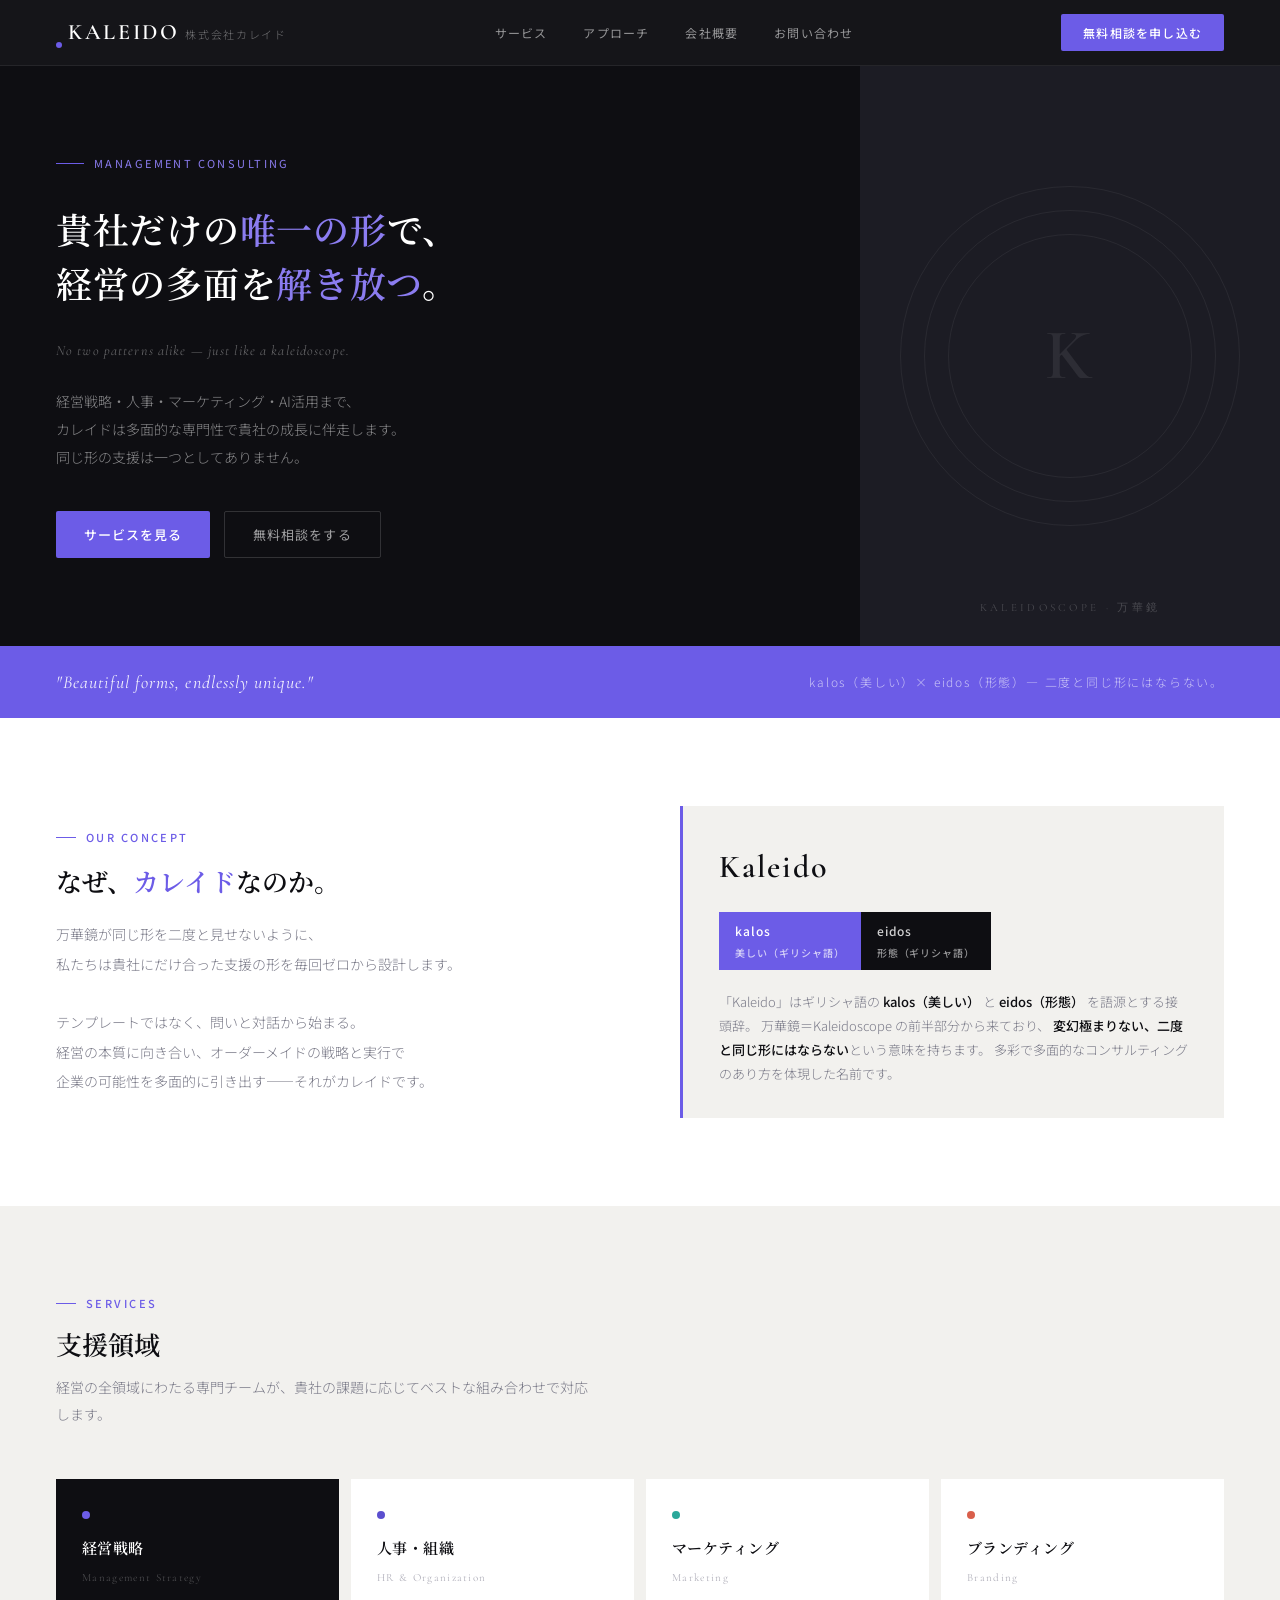
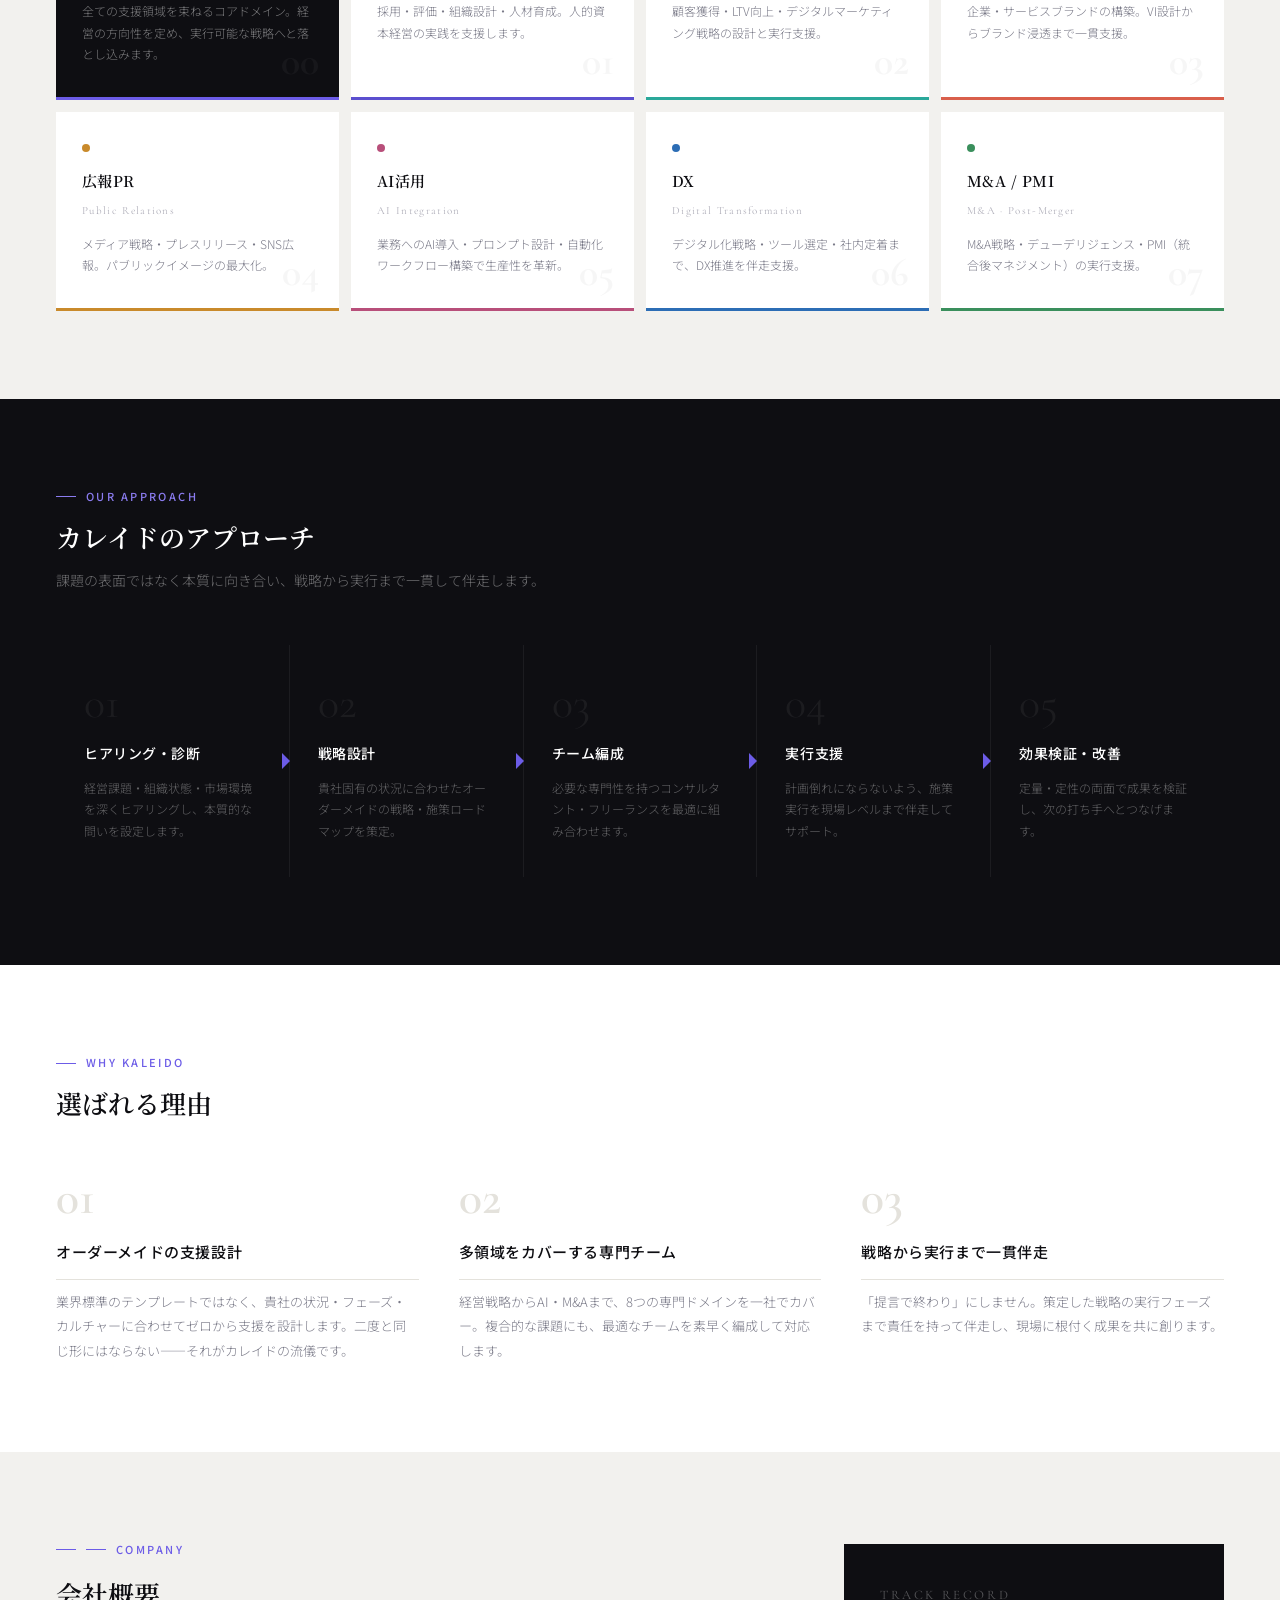
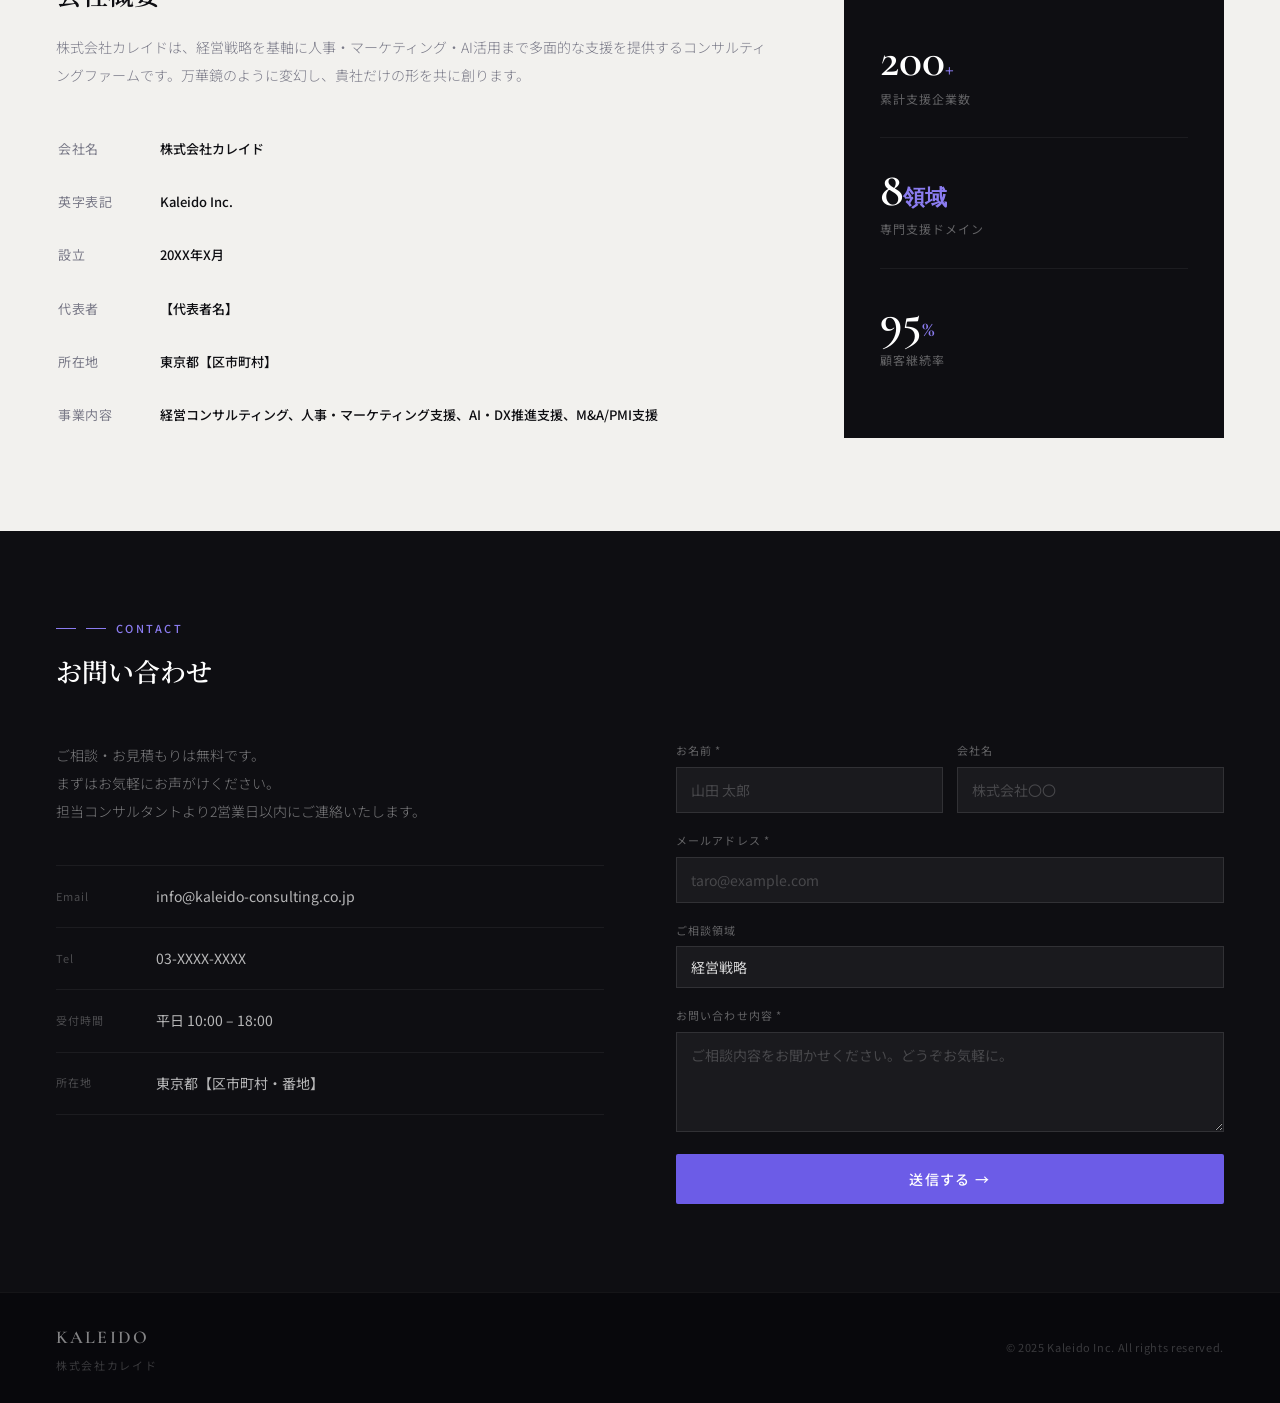
<file: kaleido_consulting_website.html>
<!DOCTYPE html>
<html lang="ja">
<head>
<meta charset="UTF-8">
<meta name="viewport" content="width=device-width, initial-scale=1.0">
<link href="https://fonts.googleapis.com/css2?family=Noto+Serif+JP:wght@400;600&family=Noto+Sans+JP:wght@300;400;500;700&family=Cormorant+Garamond:ital,wght@0,400;0,600;1,400&display=swap" rel="stylesheet">
<style>
*, *::before, *::after { box-sizing: border-box; margin: 0; padding: 0; }
:root {
  --ink: #0E0E12;
  --ink-mid: #1C1C24;
  --ink-soft: #2E2E3A;
  --silver: #F2F1EE;
  --silver-mid: #E4E2DC;
  --text-muted: #7A7A88;
  --text-light: #B0AFBA;
  --k-violet: #5B4FCF;
  --k-teal: #2AA89A;
  --k-coral: #D95F4B;
  --k-amber: #C98A2B;
  --k-rose: #B84F7A;
  --k-blue: #2C6DB5;
  --k-green: #3A8F5C;
  --accent: #6C5CE7;
  --accent-light: #8B7CF0;
}
body {
  font-family: 'Noto Sans JP', sans-serif;
  color: var(--ink);
  background: #fff;
  font-size: 15px;
  line-height: 1.8;
}

/* ===== NAV ===== */
nav {
  position: sticky; top: 0; z-index: 100;
  background: rgba(14,14,18,0.97);
  backdrop-filter: blur(10px);
  display: flex; align-items: center; justify-content: space-between;
  padding: 0 56px;
  height: 66px;
  border-bottom: 1px solid rgba(255,255,255,0.07);
}
.nav-logo { display: flex; align-items: baseline; gap: 6px; }
.nav-logo-en {
  font-family: 'Cormorant Garamond', serif;
  font-size: 22px;
  font-weight: 600;
  color: #fff;
  letter-spacing: 0.12em;
}
.nav-logo-dot { width: 6px; height: 6px; background: var(--accent); border-radius: 50%; margin-bottom: 4px; align-self: flex-end; }
.nav-logo-ja { font-size: 11px; color: rgba(255,255,255,0.4); letter-spacing: 0.15em; font-weight: 300; }
.nav-links { display: flex; gap: 36px; }
.nav-links a {
  color: rgba(255,255,255,0.55);
  text-decoration: none;
  font-size: 12px;
  font-weight: 400;
  letter-spacing: 0.1em;
  transition: color 0.2s;
  position: relative;
}
.nav-links a::after {
  content: '';
  position: absolute; bottom: -4px; left: 0; right: 0;
  height: 1px; background: var(--accent-light);
  transform: scaleX(0); transition: transform 0.2s;
}
.nav-links a:hover { color: #fff; }
.nav-links a:hover::after { transform: scaleX(1); }
.nav-cta {
  background: var(--accent);
  color: #fff; border: none;
  padding: 10px 22px;
  font-size: 12px;
  font-family: 'Noto Sans JP', sans-serif;
  cursor: pointer;
  letter-spacing: 0.1em;
  font-weight: 500;
  border-radius: 2px;
  transition: background 0.2s;
}
.nav-cta:hover { background: var(--accent-light); }

/* ===== HERO ===== */
.hero {
  background: var(--ink);
  min-height: 580px;
  display: grid;
  grid-template-columns: 1fr 420px;
  align-items: center;
  gap: 0;
  overflow: hidden;
  position: relative;
}
.hero-left {
  padding: 80px 60px 80px 56px;
  position: relative; z-index: 1;
}
.hero-eyebrow {
  display: flex; align-items: center; gap: 10px;
  margin-bottom: 28px;
}
.hero-eyebrow-line { width: 28px; height: 1px; background: var(--accent); }
.hero-eyebrow-text {
  font-size: 11px; letter-spacing: 0.22em;
  color: var(--accent-light); font-weight: 400;
  text-transform: uppercase;
}
.hero-title {
  font-family: 'Noto Serif JP', serif;
  font-size: 36px; font-weight: 600;
  color: #fff; line-height: 1.5;
  margin-bottom: 28px; letter-spacing: 0.02em;
}
.hero-title .accent { color: var(--accent-light); }
.hero-subtitle-en {
  font-family: 'Cormorant Garamond', serif;
  font-size: 14px; font-weight: 400; font-style: italic;
  color: rgba(255,255,255,0.35);
  letter-spacing: 0.08em;
  margin-bottom: 24px;
}
.hero-desc {
  color: rgba(255,255,255,0.5);
  font-size: 14px; line-height: 2;
  font-weight: 300; max-width: 440px;
  margin-bottom: 40px;
}
.hero-actions { display: flex; gap: 14px; }
.btn-primary {
  background: var(--accent); color: #fff; border: none;
  padding: 14px 28px; font-size: 13px;
  font-family: 'Noto Sans JP', sans-serif;
  cursor: pointer; letter-spacing: 0.08em; font-weight: 500;
  border-radius: 2px; transition: background 0.2s;
}
.btn-primary:hover { background: var(--accent-light); }
.btn-ghost {
  background: transparent; color: rgba(255,255,255,0.6);
  border: 1px solid rgba(255,255,255,0.15);
  padding: 13px 28px; font-size: 13px;
  font-family: 'Noto Sans JP', sans-serif;
  cursor: pointer; letter-spacing: 0.08em;
  border-radius: 2px; transition: all 0.2s;
}
.btn-ghost:hover { border-color: rgba(255,255,255,0.4); color: #fff; }

/* Kaleidoscope visual */
.hero-right {
  position: relative; height: 100%; overflow: hidden;
  display: flex; align-items: center; justify-content: center;
  background: var(--ink-mid);
}
.kaleido-wrap {
  position: relative; width: 340px; height: 340px;
}
.kaleido-ring {
  position: absolute; inset: 0;
  border-radius: 50%;
  border: 1px solid rgba(255,255,255,0.06);
  animation: kSpin 20s linear infinite;
}
.kaleido-ring:nth-child(2) { inset: 24px; animation-duration: 15s; animation-direction: reverse; }
.kaleido-ring:nth-child(3) { inset: 48px; animation-duration: 25s; }
@keyframes kSpin { from { transform: rotate(0deg); } to { transform: rotate(360deg); } }
.kaleido-center {
  position: absolute; inset: 0;
  display: flex; align-items: center; justify-content: center;
}
.k-logo-big {
  font-family: 'Cormorant Garamond', serif;
  font-size: 72px; font-weight: 600;
  color: rgba(255,255,255,0.08);
  letter-spacing: 0.05em;
  user-select: none;
}
.kaleido-orbit {
  position: absolute; inset: 0;
}
.k-dot {
  position: absolute;
  width: 8px; height: 8px; border-radius: 50%;
  transform: translate(-50%, -50%);
}
.hero-right-label {
  position: absolute; bottom: 28px; left: 50%; transform: translateX(-50%);
  font-family: 'Cormorant Garamond', serif;
  font-size: 11px; letter-spacing: 0.3em;
  color: rgba(255,255,255,0.2);
  text-transform: uppercase; white-space: nowrap;
}

/* ===== TAGLINE BAND ===== */
.tagline-band {
  background: var(--accent);
  padding: 20px 56px;
  display: flex; align-items: center; justify-content: space-between;
}
.tagline-text {
  font-family: 'Cormorant Garamond', serif;
  font-size: 18px; font-style: italic;
  color: rgba(255,255,255,0.9);
  letter-spacing: 0.06em;
}
.tagline-ja {
  font-size: 12px; color: rgba(255,255,255,0.65);
  letter-spacing: 0.15em; font-weight: 300;
}

/* ===== CONCEPT ===== */
.concept {
  padding: 88px 56px;
  display: grid;
  grid-template-columns: 1fr 1fr;
  gap: 80px;
  align-items: center;
  background: #fff;
}
.concept-label {
  font-size: 11px; letter-spacing: 0.22em;
  color: var(--accent); text-transform: uppercase;
  font-weight: 500; margin-bottom: 14px;
  display: flex; align-items: center; gap: 10px;
}
.concept-label::before { content: ''; width: 20px; height: 1px; background: var(--accent); }
.concept-title {
  font-family: 'Noto Serif JP', serif;
  font-size: 26px; color: var(--ink);
  font-weight: 600; line-height: 1.5;
  margin-bottom: 20px;
}
.concept-title em { font-style: normal; color: var(--accent); }
.concept-body {
  font-size: 14px; color: var(--text-muted);
  line-height: 2.1; font-weight: 300;
}
.concept-etymology {
  background: var(--silver);
  padding: 32px 36px;
  border-left: 3px solid var(--accent);
}
.etym-word {
  font-family: 'Cormorant Garamond', serif;
  font-size: 32px; font-weight: 600;
  color: var(--ink); margin-bottom: 16px;
  letter-spacing: 0.06em;
}
.etym-parts { display: flex; gap: 0; margin-bottom: 20px; }
.etym-part {
  padding: 8px 16px;
  font-size: 12px; letter-spacing: 0.08em;
  font-weight: 500;
}
.etym-part.kalos { background: var(--accent); color: #fff; }
.etym-part.eidos { background: var(--ink); color: rgba(255,255,255,0.8); }
.etym-part-label { font-size: 10px; opacity: 0.7; display: block; margin-top: 2px; }
.etym-desc {
  font-size: 13px; color: var(--text-muted);
  line-height: 1.85; font-weight: 300;
}
.etym-desc strong { color: var(--ink); font-weight: 500; }

/* ===== SERVICES ===== */
.services { background: var(--silver); padding: 88px 56px; }
.section-header { margin-bottom: 52px; }
.section-label {
  font-size: 11px; letter-spacing: 0.22em;
  color: var(--accent); text-transform: uppercase;
  font-weight: 500; margin-bottom: 12px;
  display: flex; align-items: center; gap: 10px;
}
.section-label::before { content: ''; width: 20px; height: 1px; background: var(--accent); }
.section-title {
  font-family: 'Noto Serif JP', serif;
  font-size: 26px; color: var(--ink);
  font-weight: 600; line-height: 1.4; margin-bottom: 12px;
}
.section-desc {
  font-size: 14px; color: var(--text-muted);
  font-weight: 300; line-height: 1.9; max-width: 540px;
}

.services-hub {
  display: grid;
  grid-template-columns: repeat(4, 1fr);
  gap: 12px;
}
.service-card {
  background: #fff;
  padding: 32px 26px;
  position: relative;
  transition: transform 0.2s, box-shadow 0.2s;
  cursor: default;
  border-bottom: 3px solid transparent;
}
.service-card:hover {
  transform: translateY(-4px);
  box-shadow: 0 12px 32px rgba(0,0,0,0.08);
}
.service-card.core {
  grid-column: span 1;
  background: var(--ink);
  border-bottom-color: var(--accent);
}
.service-card.core .service-name { color: #fff; }
.service-card.core .service-text { color: rgba(255,255,255,0.45); }
.service-card.core .service-num { color: rgba(255,255,255,0.04); }
.service-card.s1 { border-bottom-color: var(--k-violet); }
.service-card.s2 { border-bottom-color: var(--k-teal); }
.service-card.s3 { border-bottom-color: var(--k-coral); }
.service-card.s4 { border-bottom-color: var(--k-amber); }
.service-card.s5 { border-bottom-color: var(--k-rose); }
.service-card.s6 { border-bottom-color: var(--k-blue); }
.service-card.s7 { border-bottom-color: var(--k-green); }
.service-swatch {
  width: 8px; height: 8px; border-radius: 50%;
  margin-bottom: 18px;
}
.service-card.core .service-swatch { background: var(--accent); }
.service-card.s1 .service-swatch { background: var(--k-violet); }
.service-card.s2 .service-swatch { background: var(--k-teal); }
.service-card.s3 .service-swatch { background: var(--k-coral); }
.service-card.s4 .service-swatch { background: var(--k-amber); }
.service-card.s5 .service-swatch { background: var(--k-rose); }
.service-card.s6 .service-swatch { background: var(--k-blue); }
.service-card.s7 .service-swatch { background: var(--k-green); }
.service-name {
  font-family: 'Noto Serif JP', serif;
  font-size: 15px; color: var(--ink);
  font-weight: 600; margin-bottom: 10px;
  letter-spacing: 0.03em; line-height: 1.4;
}
.service-name-en {
  font-family: 'Cormorant Garamond', serif;
  font-size: 11px; color: var(--text-light);
  letter-spacing: 0.12em; margin-bottom: 12px;
  display: block;
}
.service-card.core .service-name-en { color: rgba(255,255,255,0.25); }
.service-text {
  font-size: 12px; color: var(--text-muted);
  line-height: 1.8; font-weight: 300;
}
.service-num {
  position: absolute; bottom: 16px; right: 20px;
  font-size: 40px; color: rgba(0,0,0,0.035);
  font-weight: 700; font-family: 'Cormorant Garamond', serif;
  line-height: 1;
}

/* ===== APPROACH ===== */
.approach {
  background: var(--ink);
  padding: 88px 56px;
}
.approach .section-label::before { background: var(--accent-light); }
.approach .section-label { color: var(--accent-light); }
.approach .section-title { color: #fff; }
.approach .section-desc { color: rgba(255,255,255,0.45); max-width: 100%; }
.approach-steps {
  display: grid;
  grid-template-columns: repeat(5, 1fr);
  gap: 1px;
  background: rgba(255,255,255,0.06);
  margin-top: 48px;
}
.step {
  background: var(--ink);
  padding: 36px 28px;
  position: relative;
}
.step-num {
  font-family: 'Cormorant Garamond', serif;
  font-size: 44px; font-weight: 400;
  color: rgba(255,255,255,0.06); line-height: 1;
  margin-bottom: 16px;
}
.step-title {
  font-size: 14px; color: #fff;
  font-weight: 500; margin-bottom: 10px;
  letter-spacing: 0.04em;
}
.step-desc {
  font-size: 12px; color: rgba(255,255,255,0.35);
  line-height: 1.8; font-weight: 300;
}
.step-arrow {
  position: absolute; right: -1px; top: 50%;
  transform: translateY(-50%);
  width: 0; height: 0;
  border-top: 8px solid transparent;
  border-bottom: 8px solid transparent;
  border-left: 8px solid var(--accent);
  z-index: 2;
}
.step:last-child .step-arrow { display: none; }

/* ===== FEATURES ===== */
.features { background: #fff; padding: 88px 56px; }
.features-grid {
  display: grid;
  grid-template-columns: repeat(3, 1fr);
  gap: 40px;
  margin-top: 52px;
}
.feature-item { padding: 0; }
.feature-num {
  font-family: 'Cormorant Garamond', serif;
  font-size: 48px; color: var(--silver-mid);
  font-weight: 600; line-height: 1;
  margin-bottom: 16px;
}
.feature-title {
  font-size: 15px; color: var(--ink);
  font-weight: 500; margin-bottom: 10px;
  letter-spacing: 0.04em;
  padding-bottom: 14px;
  border-bottom: 1px solid var(--silver-mid);
}
.feature-text { font-size: 13px; color: var(--text-muted); line-height: 1.9; font-weight: 300; }

/* ===== ABOUT ===== */
.about {
  background: var(--silver);
  padding: 88px 56px;
  display: grid;
  grid-template-columns: 1fr 380px;
  gap: 72px; align-items: center;
}
.about-info { }
.about-title {
  font-family: 'Noto Serif JP', serif;
  font-size: 26px; color: var(--ink);
  font-weight: 600; line-height: 1.5;
  margin-bottom: 20px;
}
.about-body {
  font-size: 14px; color: var(--text-muted);
  line-height: 2; font-weight: 300; margin-bottom: 32px;
}
.about-table { width: 100%; }
.about-table tr { border-bottom: 1px solid var(--silver-mid); }
.about-table td { padding: 14px 0; font-size: 13px; vertical-align: top; }
.about-table td:first-child {
  color: var(--text-muted); width: 100px; font-weight: 400;
  letter-spacing: 0.04em;
}
.about-table td:last-child { color: var(--ink); font-weight: 500; }
.about-card {
  background: var(--ink);
  padding: 40px 36px;
}
.about-card-title {
  font-family: 'Cormorant Garamond', serif;
  font-size: 13px; letter-spacing: 0.2em;
  color: rgba(255,255,255,0.3);
  text-transform: uppercase;
  margin-bottom: 28px;
}
.about-stat { margin-bottom: 28px; }
.about-stat-num {
  font-family: 'Cormorant Garamond', serif;
  font-size: 48px; font-weight: 600;
  color: #fff; line-height: 1;
  margin-bottom: 4px;
}
.about-stat-num span { font-size: 22px; color: var(--accent-light); }
.about-stat-label { font-size: 12px; color: rgba(255,255,255,0.35); letter-spacing: 0.08em; }
.about-divider { height: 1px; background: rgba(255,255,255,0.06); margin-bottom: 28px; }

/* ===== CONTACT ===== */
.contact { background: var(--ink); padding: 88px 56px; }
.contact .section-label { color: var(--accent-light); }
.contact .section-label::before { background: var(--accent-light); }
.contact .section-title { color: #fff; }
.contact-inner {
  display: grid; grid-template-columns: 1fr 1fr;
  gap: 72px; margin-top: 52px;
}
.contact-left { }
.contact-intro { font-size: 14px; color: rgba(255,255,255,0.45); line-height: 2; font-weight: 300; margin-bottom: 40px; }
.contact-detail { display: flex; flex-direction: column; gap: 0; }
.cdetail {
  padding: 18px 0;
  border-bottom: 1px solid rgba(255,255,255,0.06);
  display: flex; gap: 20px; align-items: center;
}
.cdetail:first-child { border-top: 1px solid rgba(255,255,255,0.06); }
.cdetail-label { font-size: 11px; color: rgba(255,255,255,0.25); width: 80px; letter-spacing: 0.1em; }
.cdetail-val { font-size: 14px; color: rgba(255,255,255,0.7); font-weight: 400; }
.contact-form { display: flex; flex-direction: column; gap: 18px; }
.form-row { display: grid; grid-template-columns: 1fr 1fr; gap: 14px; }
.form-group { display: flex; flex-direction: column; gap: 6px; }
.form-label { font-size: 11px; letter-spacing: 0.1em; color: rgba(255,255,255,0.35); font-weight: 400; }
.form-input, .form-select, .form-textarea {
  background: rgba(255,255,255,0.05);
  border: 1px solid rgba(255,255,255,0.1);
  padding: 12px 14px;
  font-family: 'Noto Sans JP', sans-serif;
  font-size: 14px; color: rgba(255,255,255,0.8);
  outline: none; transition: border-color 0.2s;
  appearance: none; -webkit-appearance: none;
  border-radius: 0;
}
.form-input::placeholder, .form-textarea::placeholder { color: rgba(255,255,255,0.2); }
.form-input:focus, .form-select:focus, .form-textarea:focus {
  border-color: var(--accent-light);
  background: rgba(108,92,231,0.08);
}
.form-select option { background: var(--ink-soft); color: #fff; }
.form-textarea { resize: vertical; min-height: 100px; }
.form-submit {
  background: var(--accent); color: #fff; border: none;
  padding: 15px; font-family: 'Noto Sans JP', sans-serif;
  font-size: 14px; cursor: pointer;
  letter-spacing: 0.1em; font-weight: 500;
  border-radius: 2px; transition: background 0.2s; margin-top: 4px;
}
.form-submit:hover { background: var(--accent-light); }

/* ===== FOOTER ===== */
footer {
  background: rgba(8,8,12,1);
  padding: 28px 56px;
  display: flex; align-items: center; justify-content: space-between;
  border-top: 1px solid rgba(255,255,255,0.05);
}
.footer-logo-en {
  font-family: 'Cormorant Garamond', serif;
  font-size: 18px; font-weight: 600;
  color: rgba(255,255,255,0.5); letter-spacing: 0.12em;
}
.footer-logo-ja { font-size: 11px; color: rgba(255,255,255,0.2); margin-top: 2px; letter-spacing: 0.15em; }
.footer-copy { font-size: 11px; color: rgba(255,255,255,0.2); letter-spacing: 0.06em; }
</style>
</head>
<body>

<!-- NAV -->
<nav>
  <div class="nav-logo">
    <div class="nav-logo-dot"></div>
    <div>
      <div class="nav-logo-en">KALEIDO</div>
    </div>
    <div class="nav-logo-ja">株式会社カレイド</div>
  </div>
  <div class="nav-links">
    <a href="#services">サービス</a>
    <a href="#approach">アプローチ</a>
    <a href="#about">会社概要</a>
    <a href="#contact">お問い合わせ</a>
  </div>
  <button class="nav-cta">無料相談を申し込む</button>
</nav>

<!-- HERO -->
<div class="hero">
  <div class="hero-left">
    <div class="hero-eyebrow">
      <div class="hero-eyebrow-line"></div>
      <div class="hero-eyebrow-text">Management Consulting</div>
    </div>
    <h1 class="hero-title">
      貴社だけの<span class="accent">唯一の形</span>で、<br>
      経営の多面を<span class="accent">解き放つ</span>。
    </h1>
    <div class="hero-subtitle-en">No two patterns alike — just like a kaleidoscope.</div>
    <p class="hero-desc">
      経営戦略・人事・マーケティング・AI活用まで、<br>
      カレイドは多面的な専門性で貴社の成長に伴走します。<br>
      同じ形の支援は一つとしてありません。
    </p>
    <div class="hero-actions">
      <button class="btn-primary">サービスを見る</button>
      <button class="btn-ghost">無料相談をする</button>
    </div>
  </div>
  <div class="hero-right">
    <div class="kaleido-wrap">
      <div class="kaleido-ring"></div>
      <div class="kaleido-ring"></div>
      <div class="kaleido-ring"></div>
      <div class="kaleido-center">
        <div class="k-logo-big">K</div>
      </div>
    </div>
    <div class="hero-right-label">Kaleidoscope · 万華鏡</div>
  </div>
</div>

<!-- TAGLINE BAND -->
<div class="tagline-band">
  <div class="tagline-text">"Beautiful forms, endlessly unique."</div>
  <div class="tagline-ja">kalos（美しい）× eidos（形態）— 二度と同じ形にはならない。</div>
</div>

<!-- CONCEPT -->
<section class="concept">
  <div>
    <div class="concept-label">Our Concept</div>
    <h2 class="concept-title">なぜ、<em>カレイド</em>なのか。</h2>
    <p class="concept-body">
      万華鏡が同じ形を二度と見せないように、<br>
      私たちは貴社にだけ合った支援の形を毎回ゼロから設計します。<br><br>
      テンプレートではなく、問いと対話から始まる。<br>
      経営の本質に向き合い、オーダーメイドの戦略と実行で<br>
      企業の可能性を多面的に引き出す——それがカレイドです。
    </p>
  </div>
  <div class="concept-etymology">
    <div class="etym-word">Kaleido</div>
    <div class="etym-parts">
      <div class="etym-part kalos">kalos<span class="etym-part-label">美しい（ギリシャ語）</span></div>
      <div class="etym-part eidos">eidos<span class="etym-part-label">形態（ギリシャ語）</span></div>
    </div>
    <p class="etym-desc">
      「Kaleido」はギリシャ語の <strong>kalos（美しい）</strong> と <strong>eidos（形態）</strong> を語源とする接頭辞。
      万華鏡＝Kaleidoscope の前半部分から来ており、
      <strong>変幻極まりない、二度と同じ形にはならない</strong>という意味を持ちます。
      多彩で多面的なコンサルティングのあり方を体現した名前です。
    </p>
  </div>
</section>

<!-- SERVICES -->
<section class="services" id="services">
  <div class="section-header">
    <div class="section-label">Services</div>
    <h2 class="section-title">支援領域</h2>
    <p class="section-desc">経営の全領域にわたる専門チームが、貴社の課題に応じてベストな組み合わせで対応します。</p>
  </div>
  <div class="services-hub">
    <div class="service-card core" style="grid-column: span 1;">
      <div class="service-swatch"></div>
      <div class="service-name">経営戦略</div>
      <span class="service-name-en">Management Strategy</span>
      <p class="service-text">全ての支援領域を束ねるコアドメイン。経営の方向性を定め、実行可能な戦略へと落とし込みます。</p>
      <div class="service-num">00</div>
    </div>
    <div class="service-card s1">
      <div class="service-swatch"></div>
      <div class="service-name">人事・組織</div>
      <span class="service-name-en">HR & Organization</span>
      <p class="service-text">採用・評価・組織設計・人材育成。人的資本経営の実践を支援します。</p>
      <div class="service-num">01</div>
    </div>
    <div class="service-card s2">
      <div class="service-swatch"></div>
      <div class="service-name">マーケティング</div>
      <span class="service-name-en">Marketing</span>
      <p class="service-text">顧客獲得・LTV向上・デジタルマーケティング戦略の設計と実行支援。</p>
      <div class="service-num">02</div>
    </div>
    <div class="service-card s3">
      <div class="service-swatch"></div>
      <div class="service-name">ブランディング</div>
      <span class="service-name-en">Branding</span>
      <p class="service-text">企業・サービスブランドの構築。VI設計からブランド浸透まで一貫支援。</p>
      <div class="service-num">03</div>
    </div>
    <div class="service-card s4">
      <div class="service-swatch"></div>
      <div class="service-name">広報PR</div>
      <span class="service-name-en">Public Relations</span>
      <p class="service-text">メディア戦略・プレスリリース・SNS広報。パブリックイメージの最大化。</p>
      <div class="service-num">04</div>
    </div>
    <div class="service-card s5">
      <div class="service-swatch"></div>
      <div class="service-name">AI活用</div>
      <span class="service-name-en">AI Integration</span>
      <p class="service-text">業務へのAI導入・プロンプト設計・自動化ワークフロー構築で生産性を革新。</p>
      <div class="service-num">05</div>
    </div>
    <div class="service-card s6">
      <div class="service-swatch"></div>
      <div class="service-name">DX</div>
      <span class="service-name-en">Digital Transformation</span>
      <p class="service-text">デジタル化戦略・ツール選定・社内定着まで、DX推進を伴走支援。</p>
      <div class="service-num">06</div>
    </div>
    <div class="service-card s7">
      <div class="service-swatch"></div>
      <div class="service-name">M&A / PMI</div>
      <span class="service-name-en">M&A · Post-Merger</span>
      <p class="service-text">M&A戦略・デューデリジェンス・PMI（統合後マネジメント）の実行支援。</p>
      <div class="service-num">07</div>
    </div>
  </div>
</section>

<!-- APPROACH -->
<section class="approach" id="approach">
  <div class="section-header">
    <div class="section-label">Our Approach</div>
    <h2 class="section-title" style="color:#fff;">カレイドのアプローチ</h2>
    <p class="section-desc" style="color:rgba(255,255,255,0.4);">課題の表面ではなく本質に向き合い、戦略から実行まで一貫して伴走します。</p>
  </div>
  <div class="approach-steps">
    <div class="step">
      <div class="step-num">01</div>
      <div class="step-title">ヒアリング・診断</div>
      <p class="step-desc">経営課題・組織状態・市場環境を深くヒアリングし、本質的な問いを設定します。</p>
      <div class="step-arrow"></div>
    </div>
    <div class="step">
      <div class="step-num">02</div>
      <div class="step-title">戦略設計</div>
      <p class="step-desc">貴社固有の状況に合わせたオーダーメイドの戦略・施策ロードマップを策定。</p>
      <div class="step-arrow"></div>
    </div>
    <div class="step">
      <div class="step-num">03</div>
      <div class="step-title">チーム編成</div>
      <p class="step-desc">必要な専門性を持つコンサルタント・フリーランスを最適に組み合わせます。</p>
      <div class="step-arrow"></div>
    </div>
    <div class="step">
      <div class="step-num">04</div>
      <div class="step-title">実行支援</div>
      <p class="step-desc">計画倒れにならないよう、施策実行を現場レベルまで伴走してサポート。</p>
      <div class="step-arrow"></div>
    </div>
    <div class="step">
      <div class="step-num">05</div>
      <div class="step-title">効果検証・改善</div>
      <p class="step-desc">定量・定性の両面で成果を検証し、次の打ち手へとつなげます。</p>
    </div>
  </div>
</section>

<!-- FEATURES -->
<section class="features">
  <div class="section-header">
    <div class="section-label">Why Kaleido</div>
    <h2 class="section-title">選ばれる理由</h2>
  </div>
  <div class="features-grid">
    <div class="feature-item">
      <div class="feature-num">01</div>
      <div class="feature-title">オーダーメイドの支援設計</div>
      <p class="feature-text">業界標準のテンプレートではなく、貴社の状況・フェーズ・カルチャーに合わせてゼロから支援を設計します。二度と同じ形にはならない——それがカレイドの流儀です。</p>
    </div>
    <div class="feature-item">
      <div class="feature-num">02</div>
      <div class="feature-title">多領域をカバーする専門チーム</div>
      <p class="feature-text">経営戦略からAI・M&Aまで、8つの専門ドメインを一社でカバー。複合的な課題にも、最適なチームを素早く編成して対応します。</p>
    </div>
    <div class="feature-item">
      <div class="feature-num">03</div>
      <div class="feature-title">戦略から実行まで一貫伴走</div>
      <p class="feature-text">「提言で終わり」にしません。策定した戦略の実行フェーズまで責任を持って伴走し、現場に根付く成果を共に創ります。</p>
    </div>
  </div>
</section>

<!-- ABOUT -->
<section class="about" id="about">
  <div class="about-info">
    <div class="section-label" style="display:flex;align-items:center;gap:10px;font-size:11px;letter-spacing:.22em;color:var(--accent);text-transform:uppercase;font-weight:500;margin-bottom:14px;"><span style="width:20px;height:1px;background:var(--accent);display:inline-block;"></span>Company</div>
    <h2 class="about-title">会社概要</h2>
    <p class="about-body">
      株式会社カレイドは、経営戦略を基軸に人事・マーケティング・AI活用まで多面的な支援を提供するコンサルティングファームです。万華鏡のように変幻し、貴社だけの形を共に創ります。
    </p>
    <table class="about-table">
      <tr><td>会社名</td><td>株式会社カレイド</td></tr>
      <tr><td>英字表記</td><td>Kaleido Inc.</td></tr>
      <tr><td>設立</td><td>20XX年X月</td></tr>
      <tr><td>代表者</td><td>【代表者名】</td></tr>
      <tr><td>所在地</td><td>東京都【区市町村】</td></tr>
      <tr><td>事業内容</td><td>経営コンサルティング、人事・マーケティング支援、AI・DX推進支援、M&A/PMI支援</td></tr>
    </table>
  </div>
  <div class="about-card">
    <div class="about-card-title">Track Record</div>
    <div class="about-stat">
      <div class="about-stat-num">200<span>+</span></div>
      <div class="about-stat-label">累計支援企業数</div>
    </div>
    <div class="about-divider"></div>
    <div class="about-stat">
      <div class="about-stat-num">8<span>領域</span></div>
      <div class="about-stat-label">専門支援ドメイン</div>
    </div>
    <div class="about-divider"></div>
    <div class="about-stat">
      <div class="about-stat-num">95<span>%</span></div>
      <div class="about-stat-label">顧客継続率</div>
    </div>
  </div>
</section>

<!-- CONTACT -->
<section class="contact" id="contact">
  <div class="section-label" style="display:flex;align-items:center;gap:10px;font-size:11px;letter-spacing:.22em;color:var(--accent-light);text-transform:uppercase;font-weight:500;margin-bottom:14px;"><span style="width:20px;height:1px;background:var(--accent-light);display:inline-block;"></span>Contact</div>
  <h2 class="section-title" style="font-family:'Noto Serif JP',serif;font-size:26px;color:#fff;font-weight:600;line-height:1.4;margin-bottom:0;">お問い合わせ</h2>
  <div class="contact-inner">
    <div class="contact-left">
      <p class="contact-intro">
        ご相談・お見積もりは無料です。<br>
        まずはお気軽にお声がけください。<br>
        担当コンサルタントより2営業日以内にご連絡いたします。
      </p>
      <div class="contact-detail">
        <div class="cdetail">
          <div class="cdetail-label">Email</div>
          <div class="cdetail-val">info@kaleido-consulting.co.jp</div>
        </div>
        <div class="cdetail">
          <div class="cdetail-label">Tel</div>
          <div class="cdetail-val">03-XXXX-XXXX</div>
        </div>
        <div class="cdetail">
          <div class="cdetail-label">受付時間</div>
          <div class="cdetail-val">平日 10:00 – 18:00</div>
        </div>
        <div class="cdetail">
          <div class="cdetail-label">所在地</div>
          <div class="cdetail-val">東京都【区市町村・番地】</div>
        </div>
      </div>
    </div>
    <div class="contact-form">
      <div class="form-row">
        <div class="form-group">
          <label class="form-label">お名前 *</label>
          <input type="text" class="form-input" placeholder="山田 太郎">
        </div>
        <div class="form-group">
          <label class="form-label">会社名</label>
          <input type="text" class="form-input" placeholder="株式会社〇〇">
        </div>
      </div>
      <div class="form-group">
        <label class="form-label">メールアドレス *</label>
        <input type="email" class="form-input" placeholder="taro@example.com">
      </div>
      <div class="form-group">
        <label class="form-label">ご相談領域</label>
        <select class="form-select">
          <option>経営戦略</option>
          <option>人事・組織</option>
          <option>マーケティング</option>
          <option>ブランディング</option>
          <option>広報PR</option>
          <option>AI活用</option>
          <option>DX</option>
          <option>M&A / PMI</option>
          <option>その他・複数領域</option>
        </select>
      </div>
      <div class="form-group">
        <label class="form-label">お問い合わせ内容 *</label>
        <textarea class="form-textarea" placeholder="ご相談内容をお聞かせください。どうぞお気軽に。"></textarea>
      </div>
      <button class="form-submit">送信する →</button>
    </div>
  </div>
</section>

<!-- FOOTER -->
<footer>
  <div>
    <div class="footer-logo-en">KALEIDO</div>
    <div class="footer-logo-ja">株式会社カレイド</div>
  </div>
  <div class="footer-copy">© 2025 Kaleido Inc. All rights reserved.</div>
</footer>

</body>
</html>
</file>
